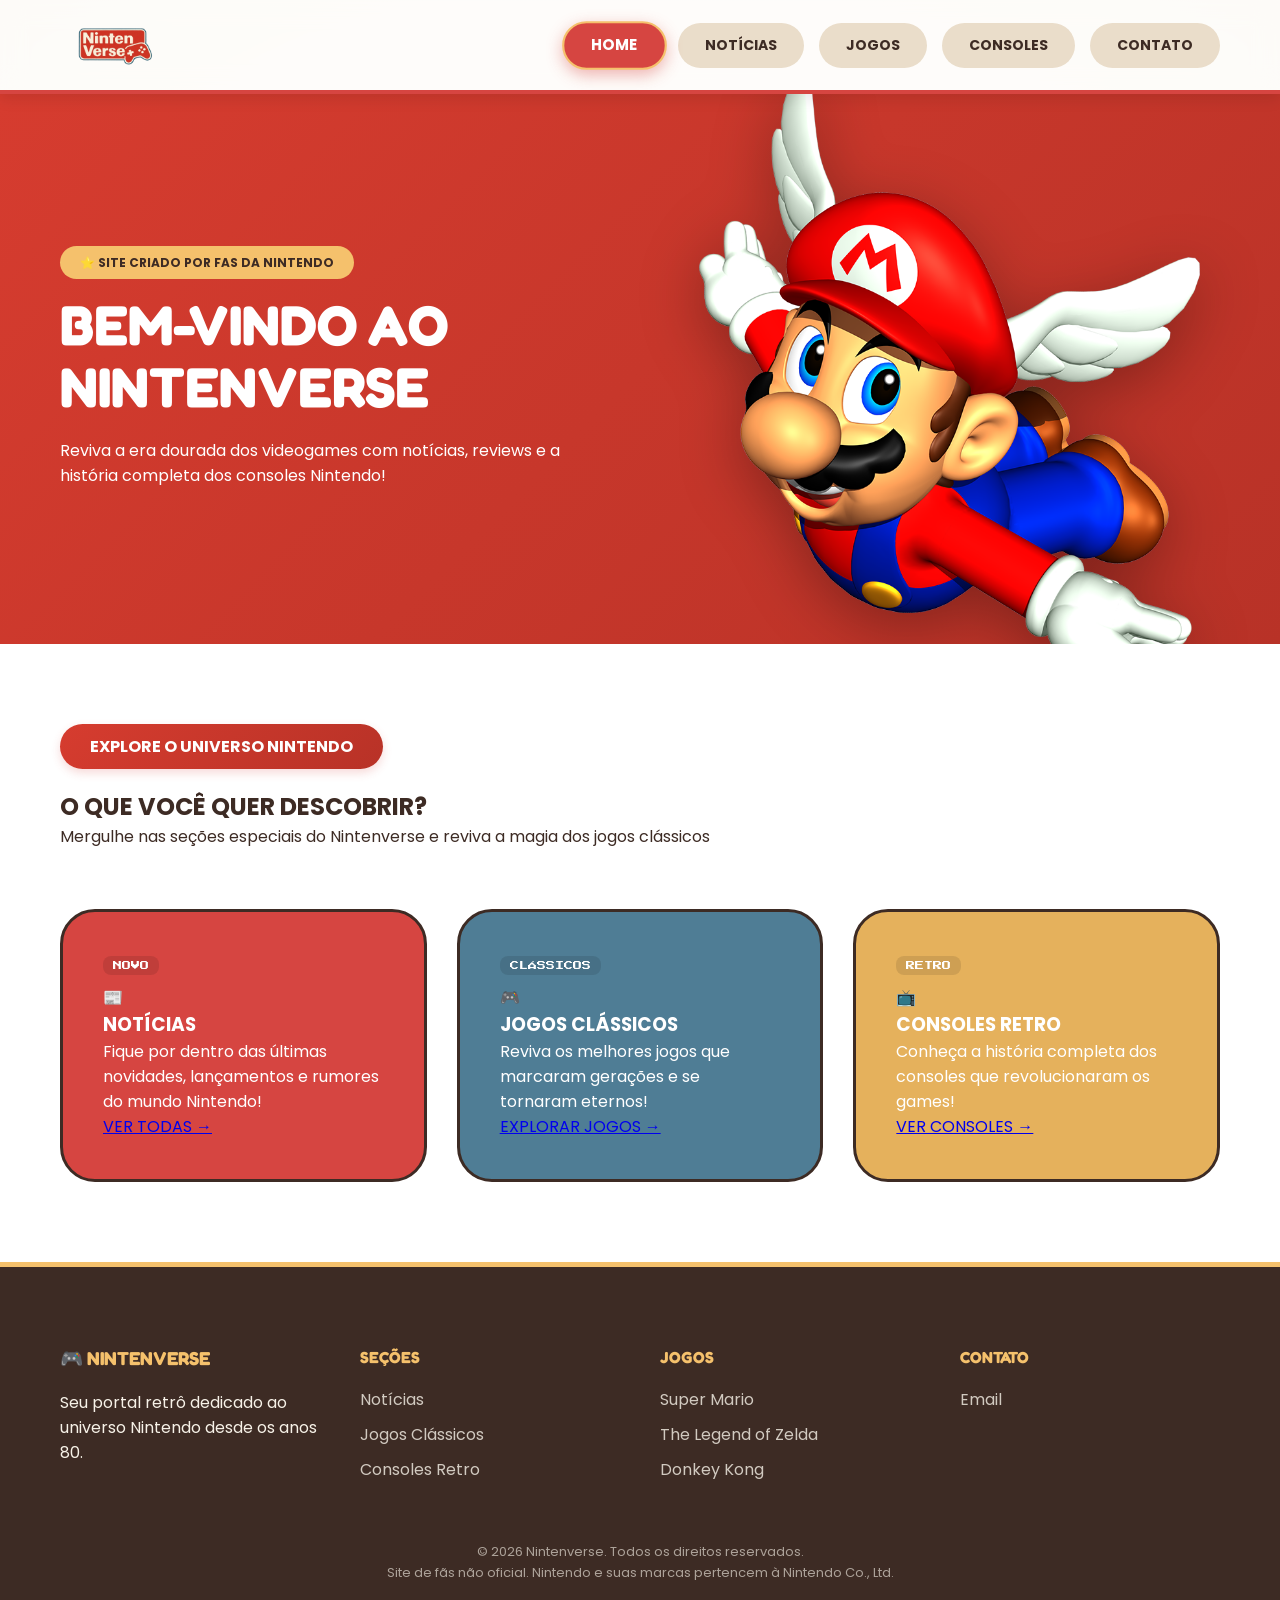
<file: index.html>
<!DOCTYPE html>
<html lang="pt-BR">
<head>
    <meta charset="UTF-8">
    <link rel="preconnect" href="https://fonts.gstatic.com">
    <link href="https://fonts.googleapis.com/css2?family=Fredoka:wght@400;700&family=Bebas+Neue&family=Press+Start+2P&family=Montserrat:wght@400;700&display=swap" rel="stylesheet">
    <title>Nintenverse</title>
    <link rel="stylesheet" href="estilo/style.css">
    <meta name="viewport" content="width=device-width, initial-scale=1.0">
</head>
<body class="home">
<header class="header">
    <div class="logo">
        <a href="index.html">
            <img src="imagens/logo.png" alt="Nintenverse - Nintendo Power Magazine">
        </a>
    </div>

    <nav>
        <a class="active" href="index.html">Home</a>
        <a  href="noticias.html">Notícias</a>
        <a  href="jogos.html">Jogos</a>
        <a  href="consoles.html">Consoles</a>
        <a  href="contato.html">Contato</a>
    </nav>
</header>
<section class="hero">
    <div class="hero-text">
        <span class="tag">⭐ SITE CRIADO POR FAS DA NINTENDO</span>
        <h1>BEM-VINDO AO <br>NINTENVERSE</h1>
        <p>
            Reviva a era dourada dos videogames com notícias, reviews
            e a história completa dos consoles Nintendo!
        </p>
    </div>
    <div class="hero-image">
        <img src="imagens/super mario.png" alt="Nintendo">
    </div>
</section>
<section class="explore">
    <span class="badge">EXPLORE O UNIVERSO NINTENDO</span>
    <h2>O QUE VOCÊ QUER DESCOBRIR?</h2>
    <p>Mergulhe nas seções especiais do Nintenverse e reviva a magia dos jogos clássicos</p>

    <div class="cards">
        <div class="card red">
            <span class="mini-tag">NOVO</span>
            <div class="icon">📰</div>
            <h3>NOTÍCIAS</h3>
            <p>Fique por dentro das últimas novidades, lançamentos e rumores do mundo Nintendo!</p>
            <a href="noticias.html">VER TODAS →</a>
        </div>

        <div class="card blue">
            <span class="mini-tag">CLÁSSICOS</span>
            <div class="icon">🎮</div>
            <h3>JOGOS CLÁSSICOS</h3>
            <p>Reviva os melhores jogos que marcaram gerações e se tornaram eternos!</p>
            <a href="jogos.html">EXPLORAR JOGOS →</a>
        </div>

        <div class="card yellow">
            <span class="mini-tag">RETRO</span>
            <div class="icon">📺</div>
            <h3>CONSOLES RETRO</h3>
            <p>Conheça a história completa dos consoles que revolucionaram os games!</p>
            <a href="consoles.html">VER CONSOLES →</a>
        </div>
    </div>
</section>
<footer class="footer">
    <div class="footer-grid">
        <div>
            <h3>🎮 NINTENVERSE</h3>
            <p>Seu portal retrô dedicado ao universo Nintendo desde os anos 80.</p>
        </div>

        <div>
            <h4>SEÇÕES</h4>
            <a href="noticias.html">Notícias</a>
            <a href="jogos.html">Jogos Clássicos</a>
            <a href="consoles.html">Consoles Retro</a>
        </div>

        <div>
            <h4>JOGOS</h4>
            <a href="mario.html">Super Mario</a>
            <a href="zelda.html">The Legend of Zelda</a>
            <a href="kong.html">Donkey Kong</a>
        </div>

        <div>
            <h4>CONTATO</h4>
            <a href="contato.html">Email</a>
        </div>
    </div>

    <p class="copyright">
        © 2026 Nintenverse. Todos os direitos reservados.<br>
        Site de fãs não oficial. Nintendo e suas marcas pertencem à Nintendo Co., Ltd.
    </p>
</footer>
</body>
</html>
</file>
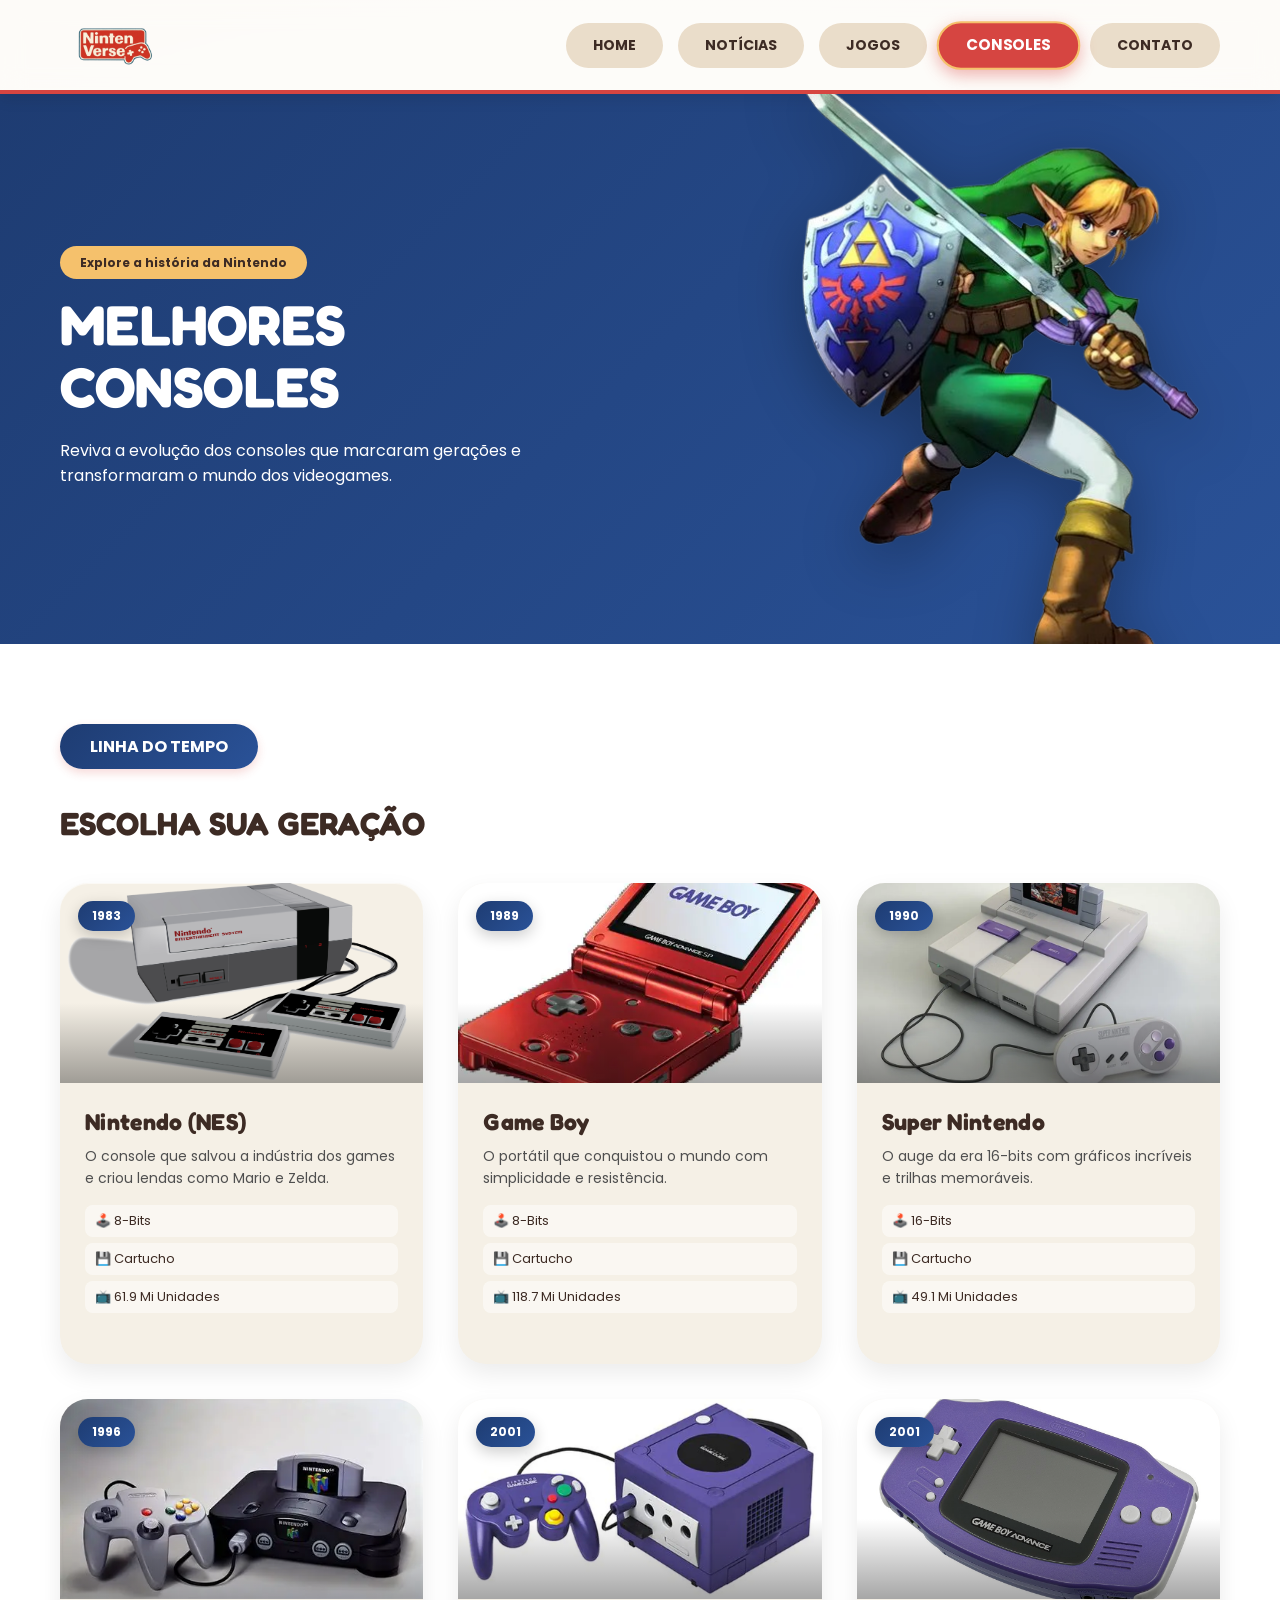
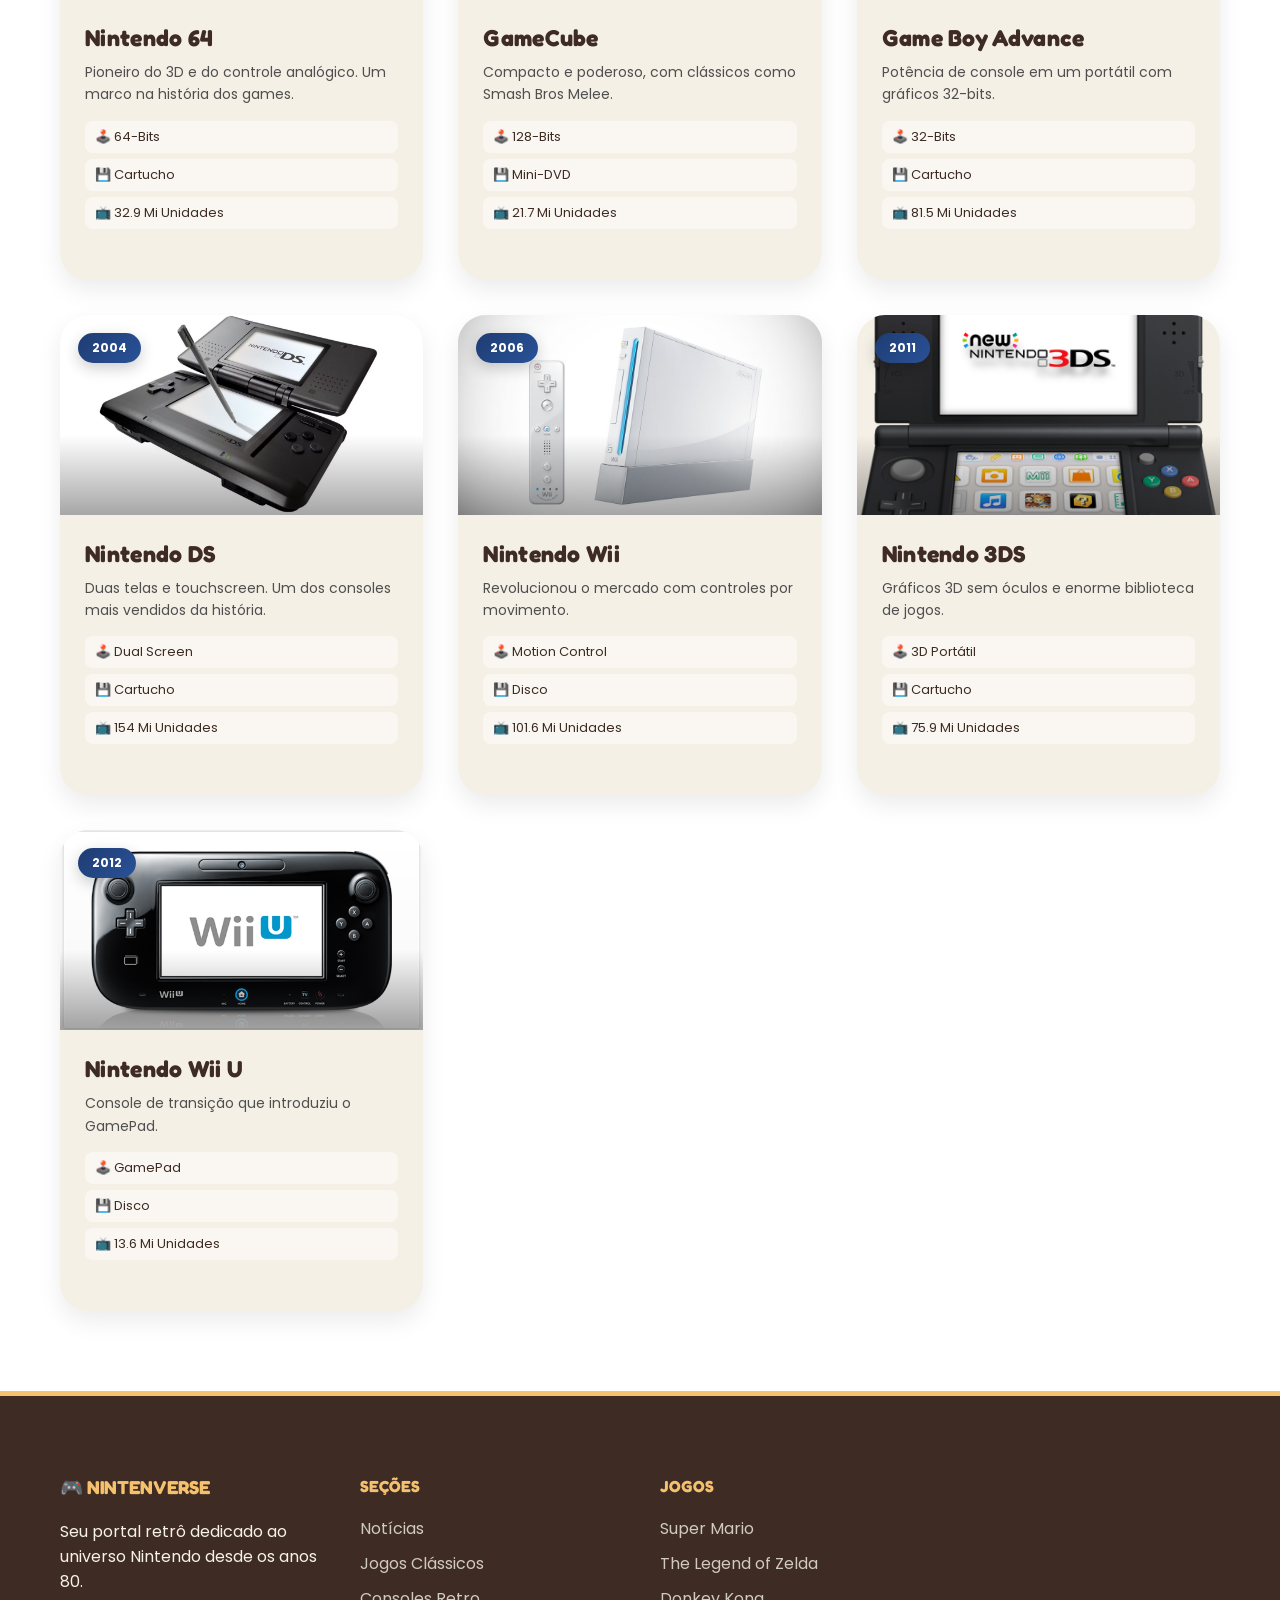
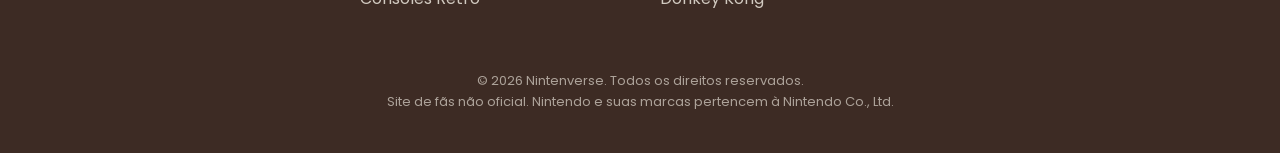
<file: consoles.html>
<!DOCTYPE html>
<html lang="pt-BR">
<head>
    <meta charset="UTF-8">
    <link rel="preconnect" href="https://fonts.gstatic.com">
    <link href="https://fonts.googleapis.com/css2?family=Fredoka:wght@400;700&family=Bebas+Neue&family=Press+Start+2P&family=Montserrat:wght@400;700&display=swap" rel="stylesheet">
    <title>Nintenverse - Consoles</title>
    <link rel="stylesheet" href="estilo/style.css">
    <meta name="viewport" content="width=device-width, initial-scale=1.0">
</head>
<body class="consoles">
<header class="header">
    <div class="logo">
        <a href="index.html">
            <img src="imagens/logo.png" alt="Nintenverse">
        </a>
    </div>
    <nav>
        <a href="index.html">Home</a>
        <a href="noticias.html">Notícias</a>
        <a href="jogos.html">Jogos</a>
        <a class="active" href="consoles.html">Consoles</a>
        <a  href="contato.html">Contato</a>
    </nav>
</header>
<section class="hero">
    <div class="hero-text">
        <span class="tag">Explore a história da Nintendo</span>
        <h1>MELHORES <br>CONSOLES</h1>
        <p>
            Reviva a evolução dos consoles que marcaram gerações e transformaram o mundo dos videogames.
        </p>
    </div>
    <div class="hero-image">
        <img src="imagens/link.png" alt="Link">
    </div>
</section>

<section class="consoles-list">
    <div class="section-header">
        <span class="badge blue">LINHA DO TEMPO</span>
        <h2>ESCOLHA SUA GERAÇÃO</h2>
    </div>

    <div class="console-grid">

        <div class="console-card">
            <div class="console-year">1983</div>
            <div class="console-img-box">
                <img src="imagens/nes.png" alt="NES">
            </div>
            <div class="console-info">
                <h3>Nintendo (NES)</h3>
                <p>O console que salvou a indústria dos games e criou lendas como Mario e Zelda.</p>
                <ul class="specs">
                    <li>🕹️ 8-Bits</li>
                    <li>💾 Cartucho</li>
                    <li>📺 61.9 Mi Unidades</li>
                </ul>
            </div>
        </div>

        <div class="console-card">
            <div class="console-year">1989</div>
            <div class="console-img-box">
                <img src="imagens/gameboy.webp" alt="Game Boy">
            </div>
            <div class="console-info">
                <h3>Game Boy</h3>
                <p>O portátil que conquistou o mundo com simplicidade e resistência.</p>
                <ul class="specs">
                    <li>🕹️ 8-Bits</li>
                    <li>💾 Cartucho</li>
                    <li>📺 118.7 Mi Unidades</li>
                </ul>
            </div>
        </div>

        <div class="console-card">
            <div class="console-year">1990</div>
            <div class="console-img-box">
                <img src="imagens/superNintendo.webp" alt="Super Nintendo">
            </div>
            <div class="console-info">
                <h3>Super Nintendo</h3>
                <p>O auge da era 16-bits com gráficos incríveis e trilhas memoráveis.</p>
                <ul class="specs">
                    <li>🕹️ 16-Bits</li>
                    <li>💾 Cartucho</li>
                    <li>📺 49.1 Mi Unidades</li>
                </ul>
            </div>
        </div>

        <div class="console-card">
            <div class="console-year">1996</div>
            <div class="console-img-box">
                <img src="imagens/64.webp" alt="Nintendo 64">
            </div>
            <div class="console-info">
                <h3>Nintendo 64</h3>
                <p>Pioneiro do 3D e do controle analógico. Um marco na história dos games.</p>
                <ul class="specs">
                    <li>🕹️ 64-Bits</li>
                    <li>💾 Cartucho</li>
                    <li>📺 32.9 Mi Unidades</li>
                </ul>
            </div>
        </div>

        <div class="console-card">
            <div class="console-year">2001</div>
            <div class="console-img-box">
                <img src="imagens/gamecube.webp" alt="GameCube">
            </div>
            <div class="console-info">
                <h3>GameCube</h3>
                <p>Compacto e poderoso, com clássicos como Smash Bros Melee.</p>
                <ul class="specs">
                    <li>🕹️ 128-Bits</li>
                    <li>💾 Mini-DVD</li>
                    <li>📺 21.7 Mi Unidades</li>
                </ul>
            </div>
        </div>

        <div class="console-card">
            <div class="console-year">2001</div>
            <div class="console-img-box">
                <img src="imagens/gba.jpg" alt="Game Boy Advance">
            </div>
            <div class="console-info">
                <h3>Game Boy Advance</h3>
                <p>Potência de console em um portátil com gráficos 32-bits.</p>
                <ul class="specs">
                    <li>🕹️ 32-Bits</li>
                    <li>💾 Cartucho</li>
                    <li>📺 81.5 Mi Unidades</li>
                </ul>
            </div>
        </div>

        <div class="console-card">
            <div class="console-year">2004</div>
            <div class="console-img-box">
                <img src="imagens/ds.avif" alt="Nintendo DS">
            </div>
            <div class="console-info">
                <h3>Nintendo DS</h3>
                <p>Duas telas e touchscreen. Um dos consoles mais vendidos da história.</p>
                <ul class="specs">
                    <li>🕹️ Dual Screen</li>
                    <li>💾 Cartucho</li>
                    <li>📺 154 Mi Unidades</li>
                </ul>
            </div>
        </div>

        <div class="console-card">
            <div class="console-year">2006</div>
            <div class="console-img-box">
                <img src="imagens/wii.jpg" alt="Nintendo Wii">
            </div>
            <div class="console-info">
                <h3>Nintendo Wii</h3>
                <p>Revolucionou o mercado com controles por movimento.</p>
                <ul class="specs">
                    <li>🕹️ Motion Control</li>
                    <li>💾 Disco</li>
                    <li>📺 101.6 Mi Unidades</li>
                </ul>
            </div>
        </div>

        <div class="console-card">
            <div class="console-year">2011</div>
            <div class="console-img-box">
                <img src="imagens/3ds.png" alt="Nintendo 3DS">
            </div>
            <div class="console-info">
                <h3>Nintendo 3DS</h3>
                <p>Gráficos 3D sem óculos e enorme biblioteca de jogos.</p>
                <ul class="specs">
                    <li>🕹️ 3D Portátil</li>
                    <li>💾 Cartucho</li>
                    <li>📺 75.9 Mi Unidades</li>
                </ul>
            </div>
        </div>

        <div class="console-card">
            <div class="console-year">2012</div>
            <div class="console-img-box">
                <img src="imagens/wiiu.jpg" alt="Nintendo Wii U">
            </div>
            <div class="console-info">
                <h3>Nintendo Wii U</h3>
                <p>Console de transição que introduziu o GamePad.</p>
                <ul class="specs">
                    <li>🕹️ GamePad</li>
                    <li>💾 Disco</li>
                    <li>📺 13.6 Mi Unidades</li>
                </ul>
            </div>
        </div>
    </div>
</section>
<footer class="footer">
    <div class="footer-grid">
        <div>
            <h3>🎮 NINTENVERSE</h3>
            <p>Seu portal retrô dedicado ao universo Nintendo desde os anos 80.</p>
        </div>

        <div>
            <h4>SEÇÕES</h4>
            <a href="noticias.html">Notícias</a>
            <a href="jogos.html">Jogos Clássicos</a>
            <a href="consoles.html">Consoles Retro</a>
        </div>

        <div>
            <h4>JOGOS</h4>
            <a href="#">Super Mario</a>
            <a href="#">The Legend of Zelda</a>
            <a href="#">Donkey Kong</a>
        </div>
    </div>

    <p class="copyright">
        © 2026 Nintenverse. Todos os direitos reservados.<br>
        Site de fãs não oficial. Nintendo e suas marcas pertencem à Nintendo Co., Ltd.
    </p>
</footer>
</body>
</html>
</file>
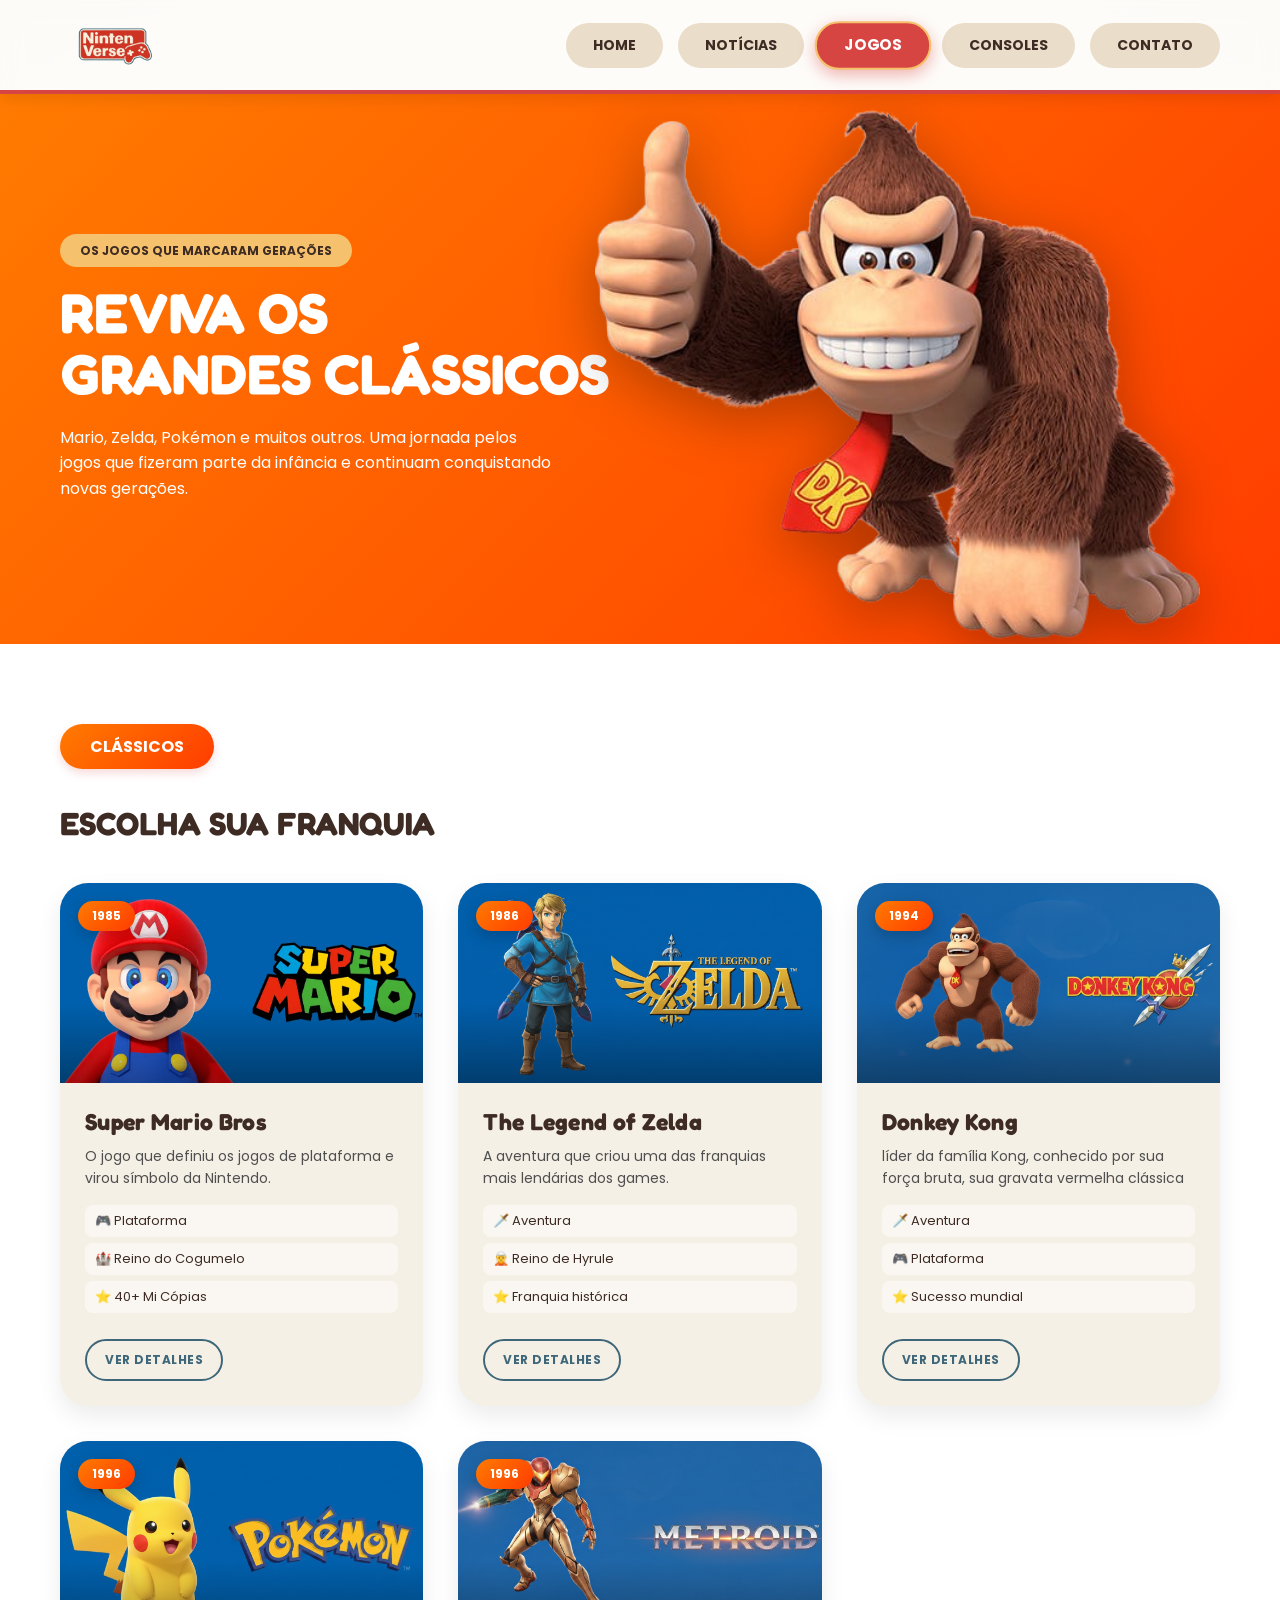
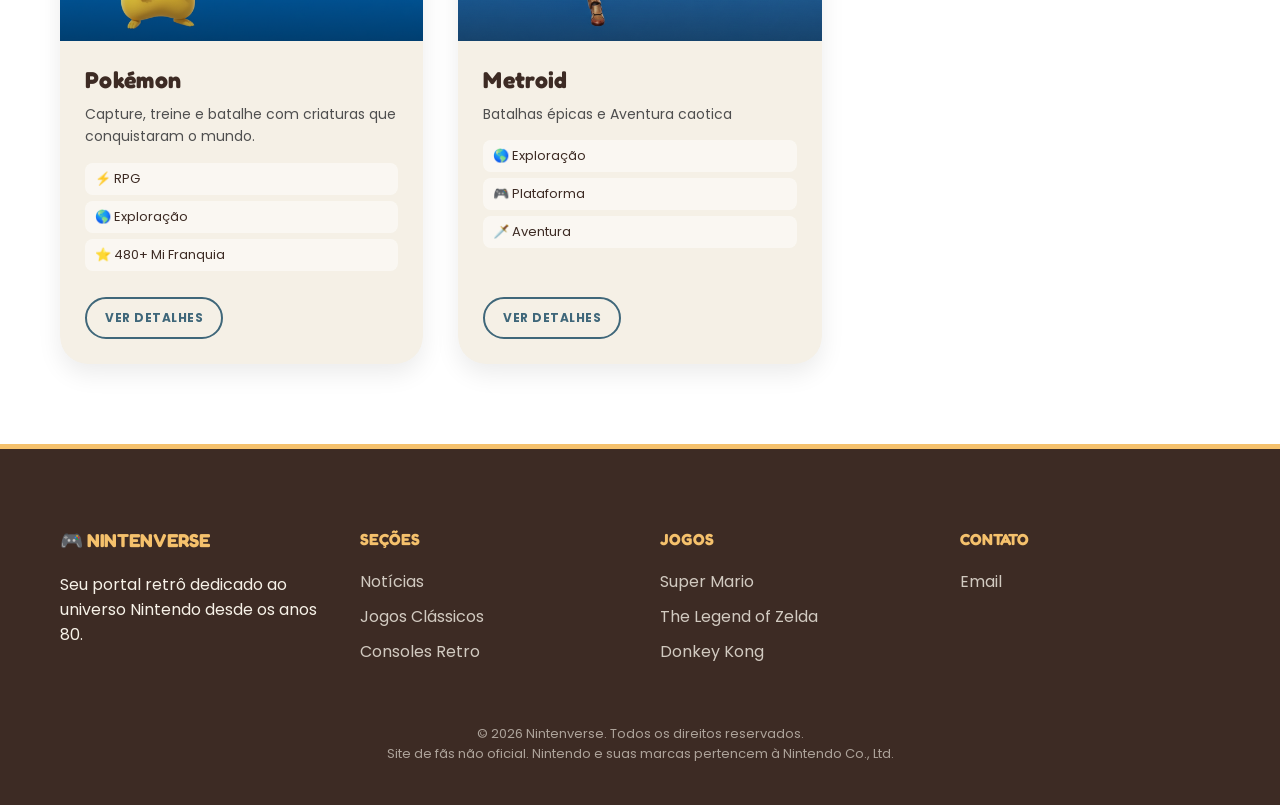
<file: jogos.html>
<!DOCTYPE html>
<html lang="pt-BR">
<head>
    <meta charset="UTF-8">
    <link rel="preconnect" href="https://fonts.gstatic.com">
    <link href="https://fonts.googleapis.com/css2?family=Fredoka:wght@400;700&family=Bebas+Neue&family=Press+Start+2P&family=Montserrat:wght@400;700&display=swap" rel="stylesheet">
    <title>Nintenverse - Consoles</title>
    <link rel="stylesheet" href="estilo/style.css">
    <meta name="viewport" content="width=device-width, initial-scale=1.0">
</head>
<body class="jogos">
<header class="header">
    <div class="logo">
        <a href="index.html">
            <img src="imagens/logo.png" alt="Nintenverse">
        </a>
    </div>
    <nav>
        <a href="index.html">Home</a>
        <a href="noticias.html">Notícias</a>
        <a class="active" href="jogos.html">Jogos</a>
        <a href="consoles.html">Consoles</a>
        <a  href="contato.html">Contato</a>
    </nav>
</header>
<section class="hero">
    <div class="hero-text">
        <span class="tag">OS JOGOS QUE MARCARAM GERAÇÕES</span>
        <h1>REVIVA OS <br>GRANDES CLÁSSICOS</h1>
        <p>
            Mario, Zelda, Pokémon e muitos outros. Uma jornada pelos jogos que fizeram parte da infância e continuam conquistando novas gerações.
        </p>
    </div>
    <div class="hero-image">
        <img src="imagens/dk.png" alt="Nintendo">
    </div>
</section>
<section class="consoles-list">
    <div class="section-header">
        <span class="badge blue">CLÁSSICOS</span>
        <h2>ESCOLHA SUA FRANQUIA</h2>
    </div>

    <div class="console-grid">

        <div class="console-card">
            <div class="console-year">1985</div>
            <div class="console-img-box">
                <img src="imagens/mario_tag.webp" alt="Super Mario Bros">
            </div>
            <div class="console-info">
                <h3>Super Mario Bros</h3>
                <p>O jogo que definiu os jogos de plataforma e virou símbolo da Nintendo.</p>
                <ul class="specs">
                    <li>🎮 Plataforma</li>
                    <li>🏰 Reino do Cogumelo</li>
                    <li>⭐ 40+ Mi Cópias</li>
                </ul>
                <a href="mario.html" class="btn-outline">VER DETALHES</a>
            </div>
        </div>

        <div class="console-card">
            <div class="console-year">1986</div>
            <div class="console-img-box">
                <img src="imagens/zelda_tag.png" alt="Zelda">
            </div>
            <div class="console-info">
                <h3>The Legend of Zelda</h3>
                <p>A aventura que criou uma das franquias mais lendárias dos games.</p>
                <ul class="specs">
                    <li>🗡️ Aventura</li>
                    <li>🧝 Reino de Hyrule</li>
                    <li>⭐ Franquia histórica</li>
                </ul>
                <a href="zelda.html" class="btn-outline">VER DETALHES</a>
            </div>
        </div>

        <div class="console-card">
            <div class="console-year">1994</div>
            <div class="console-img-box">
                <img src="imagens/kong_tag.png" alt="Donkey Kong">
            </div>
            <div class="console-info">
                <h3>Donkey Kong</h3>
                <p>líder da família Kong, conhecido por sua força bruta, sua gravata vermelha clássica</p>
                <ul class="specs">
                    <li>🗡️ Aventura</li>
                    <li>🎮 Plataforma</li>
                    <li>⭐ Sucesso mundial</li>
                </ul>
                <a href="kong.html" class="btn-outline">VER DETALHES</a>
            </div>
        </div>

        <div class="console-card">
            <div class="console-year">1996</div>
            <div class="console-img-box">
                <img src="imagens/pokemon_tag.png" alt="Pokémon">
            </div>
            <div class="console-info">
                <h3>Pokémon</h3>
                <p>Capture, treine e batalhe com criaturas que conquistaram o mundo.</p>
                <ul class="specs">
                    <li>⚡ RPG</li>
                    <li>🌎 Exploração</li>
                    <li>⭐ 480+ Mi Franquia</li>
                </ul>
                <a href="pokemon.html" class="btn-outline">VER DETALHES</a>
            </div>
        </div>

        <div class="console-card">
            <div class="console-year">1996</div>
            <div class="console-img-box">
                <img src="imagens/metroid_tag.png" alt="Metroid">
            </div>
            <div class="console-info">
                <h3>Metroid</h3>
                <p>Batalhas épicas e Aventura caotica</p>
                <ul class="specs">
                    <li>🌎 Exploração</li>
                    <li>🎮 Plataforma</li>
                    <li>🗡️ Aventura</li>
                </ul>
                <a href="metroid.html" class="btn-outline">VER DETALHES</a>
            </div>
        </div>
    </div>
</section>
</section>
<footer class="footer">
    <div class="footer-grid">
        <div>
            <h3>🎮 NINTENVERSE</h3>
            <p>Seu portal retrô dedicado ao universo Nintendo desde os anos 80.</p>
        </div>

        <div>
            <h4>SEÇÕES</h4>
            <a href="noticias.html">Notícias</a>
            <a href="jogos.html">Jogos Clássicos</a>
            <a href="consoles.html">Consoles Retro</a>
        </div>

        <div>
            <h4>JOGOS</h4>
            <a href="mario.html">Super Mario</a>
            <a href="zelda.html">The Legend of Zelda</a>
            <a href="kong.html">Donkey Kong</a>
        </div>

        <div>
            <h4>CONTATO</h4>
            <a href="contato.html">Email</a>
        </div>
    </div>

    <p class="copyright">
        © 2026 Nintenverse. Todos os direitos reservados.<br>
        Site de fãs não oficial. Nintendo e suas marcas pertencem à Nintendo Co., Ltd.
    </p>
</footer>
</body>
</html>
</file>
<file: estilo/style.css>
@import url('https://fonts.googleapis.com/css2?family=Fredoka:wght@400;700&family=Poppins:wght@300;400;600&family=Press+Start+2P&display=swap');

:root {
    --nintendo-red: #d64541;
    --nintendo-yellow: #f5c16c;
    --nintendo-dark: #3d2b24;
    --nintendo-beige: #f7f2e8;
    --nintendo-button-off: #eaddca;
    --nintendo-dark: #3d2b24;
    --bg-bege: #f5f0e6;
    --header-blue: #3f677a;
    --wiiu-glass: rgba(255, 255, 255, 0.85);
    --border-light: rgba(61, 43, 36, 0.15);
    --text-dark: #3d2b24;
}

* {
    margin: 0;
    padding: 0;
    box-sizing: border-box;
    font-family: 'Poppins', sans-serif;
}

body {
    background-color: var(--nintendo-beige);
    background-image: radial-gradient(circle, #ffffff 0%, #f0e4d0 100%);
    color: var(--text-dark);
}

.header {
    background: var(--wiiu-glass);
    backdrop-filter: blur(12px);
    -webkit-backdrop-filter: blur(12px);
    color: var(--nintendo-red);
    display: flex;
    justify-content: space-between;
    align-items: center;
    padding: 10px 60px;
    border-bottom: 4px solid var(--nintendo-red);
    box-shadow: 0px 4px 15px rgba(0, 0, 0, 0.1);
    position: sticky;
    top: 0;
    z-index: 1000;
}

.logo img {
    height: 70px;
    width: auto;
    display: block;
}

nav {
    display: flex;
    align-items: center;
}

nav a {
    background-color: var(--nintendo-button-off);
    color: var(--nintendo-dark);
    text-decoration: none;
    text-transform: uppercase;
    font-weight: 700;
    padding: 10px 25px;
    margin-left: 15px;
    border-radius: 50px;
    border: 2px solid transparent;
    transition: all 0.4s cubic-bezier(0.175, 0.885, 0.32, 1.275);
    font-size: 14px;
}

nav a:hover,
nav a.active {
    background-color: var(--nintendo-red);
    color: white;
    border: 2px solid var(--nintendo-yellow);
    transform: scale(1.08);
    box-shadow: 0 5px 15px rgba(214, 69, 65, 0.4);
}

.hero {
    position: relative;
    overflow: hidden;
    min-height: 550px;
    display: flex;
    align-items: center;
    color: white;
    padding: 60px;
    gap: 40px;
}

body.home .hero { background: linear-gradient(135deg, #d63c2f, #b83227); }
body.noticias .hero { background: linear-gradient(135deg, #556b2f, #3f4f1e); }
body.jogos .hero { background: linear-gradient(135deg, #ff7b00, #ff3c00); }
body.consoles .hero { background: linear-gradient(135deg, #1e3c72, #2a5298); }
body.contato .hero { background: linear-gradient(135deg, #6a1b9a, #4a148c); }

.hero-text {
    max-width: 50%;
    z-index: 5;
}

.hero-text h1 {
    font-family: 'Fredoka', sans-serif;
    font-size: 56px;
    margin: 20px 0;
    line-height: 1.1;
}

.hero-text p {
    max-width: 500px;
    line-height: 1.6;
}

.tag {
    background: var(--nintendo-yellow);
    color: var(--nintendo-dark);
    padding: 8px 20px;
    border-radius: 50px;
    font-weight: bold;
    font-size: 12px;
}

.hero-image img {
    position: absolute;
    right: 80px;
    bottom: -30px;
    height: 110%;
    width: auto;
    z-index: 10;
    pointer-events: none;
    filter: drop-shadow(0 15px 30px rgba(0,0,0,0.3));
}

.explore,
.news,
.news-page,
.consoles-list {
    background: white; 
    padding: 80px 60px;
    width: 100%;
}

.badge {
    color: white;
    padding: 10px 30px;
    border-radius: 50px;
    display: inline-block;
    margin-bottom: 20px;
    font-weight: 700;
    box-shadow: 0 4px 10px rgba(214, 69, 65, 0.2);
}

body.home .badge {
    background: linear-gradient(135deg, #d63c2f, #b83227);
}

body.noticias .badge {
    background: linear-gradient(135deg, #556b2f, #3f4f1e);
}

body.consoles .badge {
    background: linear-gradient(135deg, #1e3c72, #2a5298);
}

body.jogos .badge {
    background: linear-gradient(135deg, #ff7b00, #ff3c00);
}

.cards,
.news-cards {
    display: grid;
    grid-template-columns: repeat(3, 1fr);
    gap: 30px;
    margin-top: 60px;
}

.card {
    border-radius: 35px;
    padding: 40px;
    border: 3px solid var(--nintendo-dark);
    transition: 0.35s;
    color: white;
}

.card:hover {
    transform: translateY(-10px);
}

.card.red { background: #d64541; }
.card.blue { background: #4f7d95; }
.card.yellow { background: #e5b15c; }

.mini-tag {
    font-family: 'Press Start 2P';
    font-size: 9px;
    background: rgba(0,0,0,0.1);
    padding: 5px 10px;
    border-radius: 8px;
    display: inline-block;
    margin-bottom: 10px;
}

.news-header h2 {
    font-family: 'Fredoka', sans-serif;
    color: var(--nintendo-dark);
}

.news-cards article {
    background: var(--nintendo-beige);
    border-radius: 25px; 
    overflow: hidden;
    border: 2px solid var(--border-light);
    transition: all 0.4s ease;
    display: flex;
    flex-direction: column;
}

.news-cards article img {
    width: 100%;
    height: 200px;
    object-fit: cover;
    border-bottom: 2px solid var(--border-light);
}

.news-cards article span {
    padding: 15px 20px 0;
    font-size: 12px;
    color: #8e7e78;
    font-weight: 600;
}

.news-cards article h3 {
    padding: 10px 20px 25px;
    font-size: 19px;
    color: var(--nintendo-dark);
}

.news-cards article:hover {
    transform: translateY(-8px);
    border-color: var(--nintendo-red);
    box-shadow: 0 15px 30px rgba(0, 0, 0, 0.1);
}

.news-grid {
    display: grid;
    grid-template-columns: repeat(auto-fit, minmax(320px, 1fr));
    gap: 40px;
    margin-top: 50px;
}

.news-card {
    background: var(--nintendo-beige);
    border-radius: 30px;
    overflow: hidden;
    border: 2px solid var(--border-light);
    transition: 0.4s ease;
    display: flex;
    flex-direction: column;
}

.news-card img {
    width: 100%;
    height: 220px;
    object-fit: cover;
}

.news-content {
    padding: 25px;
}

.news-content span {
    font-size: 12px;
    font-weight: 600;
    color: #8e7e78;
}

.news-content h3 {
    margin: 10px 0;
    font-family: 'Fredoka', sans-serif;
}

.news-content p {
    font-size: 14px;
    margin-bottom: 15px;
}

.news-content a {
    text-decoration: none;
    font-weight: bold;
    color: var(--nintendo-red);
}

.news-card:hover {
    transform: translateY(-10px);
    border-color: var(--nintendo-red);
    box-shadow: 0 20px 35px rgba(0,0,0,0.1);
}

.contato {
    background: #f5f5f5;
}

.contato-grid {
    display: grid;
    grid-template-columns: repeat(auto-fit, minmax(230px, 1fr));
    padding: 70px 50px;
    gap: 40px;
    max-width: 1200px;
    margin: 0 auto;
}

.contato-card {
    background: white;
    padding: 40px 20px;
    border-radius: 20px;
    text-align: center;
    box-shadow: 0 10px 30px rgba(0,0,0,0.08);
    transition: 0.3s;
}

.contato-card:hover {
    transform: translateY(-8px);
}

.contato-card img {
    width: 140px;
    height: 140px;
    border-radius: 50%;
    object-fit: cover;
    margin-bottom: 20px;
}

.contato-card h3 {
    font-family: 'Fredoka', sans-serif;
    margin-bottom: 10px;
}

.contato-card a {
    text-decoration: none;
    color: #e5533d;
    font-weight: 600;
}

.contato-card a:hover {
    text-decoration: underline;
}

.footer {
    background: var(--nintendo-dark);
    color: var(--nintendo-beige);
    padding: 80px 60px 40px;
    border-top: 5px solid var(--nintendo-yellow);
}

.footer-grid {
    display: grid;
    grid-template-columns: repeat(4, 1fr);
    gap: 40px;
}

.footer h3, .footer h4 {
    color: var(--nintendo-yellow);
    font-family: 'Fredoka', sans-serif;
    margin-bottom: 20px;
}

.footer a {
    display: block;
    color: var(--nintendo-beige);
    text-decoration: none;
    margin-top: 10px;
    opacity: 0.8;
    transition: 0.3s;
}

.footer a:hover {
    opacity: 1;
    color: var(--nintendo-red);
    transform: translateX(5px);
}

.copyright {
    text-align: center;
    margin-top: 60px;
    font-size: 13px;
    opacity: 0.6;
    line-height: 1.6;
}

.console-content {
    background: white;
    padding: 80px 60px;
    display: flex;
    gap: 60px;
    align-items: center;
}

.console-image {
    flex: 1;
    text-align: center;
}

.console-image img {
    max-width: 100%;
    filter: drop-shadow(0 25px 35px rgba(0,0,0,0.25));
}

.console-history {
    flex: 1;
}

.section-header {
    margin-bottom: 40px;
}

.section-header h2 {
    font-family: 'Fredoka', sans-serif;
    font-size: 32px;
    margin-top: 15px;
}

.console-grid {
    display: grid;
    grid-template-columns: repeat(auto-fit, minmax(300px, 1fr));
    gap: 35px;
}

.console-card {
    background-color: var(--bg-bege);
    border-radius: 28px;
    overflow: hidden;
    display: flex;
    flex-direction: column;
    position: relative;
    box-shadow:
        0 10px 25px rgba(0,0,0,0.08),
        inset 0 1px 0 rgba(255,255,255,0.6);
    transition:
        transform 0.35s ease,
        box-shadow 0.35s ease;
}

.console-card:hover {
    transform: translateY(-12px) scale(1.01);
    box-shadow:
        0 20px 40px rgba(0,0,0,0.12);
}

.console-card.highlight {
    background: linear-gradient(135deg, #ffffff, #f0f6fa);
    border: 3px solid #1e3c72;
}

.console-year {
    position: absolute;
    top: 18px;
    left: 18px;
    color: white;
    font-size: 12px;
    font-weight: bold;
    padding: 6px 14px;
    border-radius: 50px;
    box-shadow: 0 5px 15px rgba(0,0,0,0.2);
    z-index: 2;
}

body.consoles .console-year {
    background: linear-gradient(135deg, #1e3c72, #2a5298);
}

body.jogos .console-year {
    background: linear-gradient(135deg, #ff7b00, #ff3c00);
}


.console-img-box {
    height: 200px;
    overflow: hidden;
    position: relative;
}

.console-img-box::after {
    content: "";
    position: absolute;
    inset: 0;
    background: linear-gradient(
        to bottom,
        rgba(0,0,0,0) 60%,
        rgba(0,0,0,0.35)
    );
}

.console-img-box img {
    width: 100%;
    height: 100%;
    object-fit: cover;
    transition: transform 0.6s ease;
}

.console-card:hover .console-img-box img {
    transform: scale(1.08);
}

.console-info {
    padding: 25px;
    flex-grow: 1;
    display: flex;
    flex-direction: column;
}

.console-info h3 {
    font-family: 'Fredoka', sans-serif;
    font-size: 23px;
    letter-spacing: 0.3px;
    margin-bottom: 10px;
    color: var(--nintendo-dark);
}

.console-info p {
    font-size: 14px;
    color: #4f4f4f;
    line-height: 1.6;
    margin-bottom: 15px;
}

.specs {
    list-style: none;
    padding: 0;
    margin-bottom: 20px;
}

.specs li {
    font-size: 13px;
    display: flex;
    align-items: center;
    gap: 10px;
    background: rgba(255,255,255,0.5);
    padding: 6px 10px;
    border-radius: 8px;
    margin-bottom: 6px;
    color: var(--nintendo-dark);
}

.btn-outline {
    margin-top: auto;
    align-self: flex-start;
    padding: 10px 18px;
    border-radius: 30px;
    font-size: 12px;
    font-weight: bold;
    text-decoration: none;
    color: var(--header-blue);
    border: 2px solid var(--header-blue);
    transition: 0.3s ease;
    letter-spacing: 0.5px;
}

.btn-outline:hover {
    background: var(--header-blue);
    color: white;
}

.game-detail {
    display: grid;
    grid-template-columns: 1.3fr 1fr 0.8fr;
    gap: 40px;
    padding: 60px 8%;
}

.game-detail-image img {
    width: 100%;
    max-width: 520px;
    border-radius: 16px;
}

.game-detail-text h1 {
    font-family: 'Fredoka', sans-serif;
    font-size: 38px;
    margin-bottom: 16px;
}

.game-detail-text p {
    font-family: 'Montserrat', sans-serif;
    font-size: 15px;
    line-height: 1.7;
    color: #444;
    margin-bottom: 14px;
}

.game-detail-text .highlight {
    font-weight: 700;
    font-size: 17px;
    color: #111;
}

.game-detail-text .credits {
    font-size: 13px;
    color: #777;
}

.related-games {
    background: #fff;
    border-radius: 16px;
    padding: 18px;
    box-shadow: 0 8px 25px rgba(0,0,0,0.08);
}

.related-games h3 {
    font-family: 'Fredoka', sans-serif;
    font-size: 18px;
    margin-bottom: 14px;
}

.related-grid {
    display: grid;
    grid-template-columns: 1fr 1fr;
    gap: 10px;
}

.related-card {
    text-decoration: none;
    background: #f7f7f7;
    border-radius: 12px;
    overflow: hidden;
    transition: 0.25s;
    display: flex;
    flex-direction: column;
}

.related-card img {
    width: 100%;
    height: 75px;
    object-fit: cover;
}

.related-card span {
    font-family: 'Montserrat', sans-serif;
    font-size: 12px;
    padding: 6px 8px;
    color: #333;
}

.related-card:hover {
    transform: translateY(-3px);
    background: #ececec;
}

.back-button-container {
    margin-top: 15px;
    text-align: center;
}

.back-button {
    display: inline-block;
    padding: 10px 14px;
    background-color: #ff6b00;
    color: white;
    text-decoration: none;
    border-radius: 8px;
    font-size: 14px;
    font-weight: bold;
    transition: 0.2s;
}

.back-button:hover {
    background-color: #e65c00;
    transform: translateY(-1px);
}

.tags-section {
    padding: 10px 8% 50px;
}

.tags-section h2 {
    font-family: 'Fredoka', sans-serif;
    font-size: 22px;
    margin-bottom: 16px;
}

.tags {
    display: flex;
    flex-wrap: wrap;
    gap: 10px;
}

.tags span {
    background: #f2f2f2;
    padding: 6px 12px;
    border-radius: 20px;
    font-family: 'Montserrat', sans-serif;
    font-size: 13px;
}


@media (max-width: 768px) {

    .header {
        flex-direction: column;
        gap: 18px;
        padding: 18px;
        text-align: center;
    }

    .logo img {
        width: 150px;
        height: auto;
    }

    nav {
        flex-wrap: wrap;
        justify-content: center;
        gap: 10px;
    }

    nav a {
        margin-left: 0;
        font-size: 13px;
        padding: 8px 16px;
    }

    .hero {
        flex-direction: column;
        text-align: center;
        padding: 40px 20px;
        min-height: auto;
    }

    .hero-text {
        max-width: 100%;
    }

    .hero-text h1 {
        font-size: 30px;
    }

    .hero-text p {
        font-size: 14px;
    }

    .hero-image img {
        position: relative;
        right: auto;
        bottom: auto;
        height: auto;
        width: 220px;
        margin-top: 20px;
    }

    .cards,
    .news-cards,
    .news-grid,
    .console-grid {
        grid-template-columns: 1fr;
    }

    .game-detail {
        grid-template-columns: 1fr;
        padding: 40px 20px;
    }

    .footer {
        padding: 40px 20px;
        text-align: center;
    }

    .footer-grid {
        grid-template-columns: 1fr;
    }
}

@media (min-width: 769px) and (max-width: 1024px) {

    .header {
        padding: 20px 30px;
    }

    .logo img {
        width: 170px;
        height: auto;
    }

    .hero {
        padding: 50px 30px;
    }

    .hero-text h1 {
        font-size: 40px;
    }

    .hero-image img {
        height: 85%;
        right: 20px;
    }

    .game-detail {
        grid-template-columns: 1fr 1fr;
    }

    .footer-grid {
        grid-template-columns: repeat(2, 1fr);
    }
}
</file>
